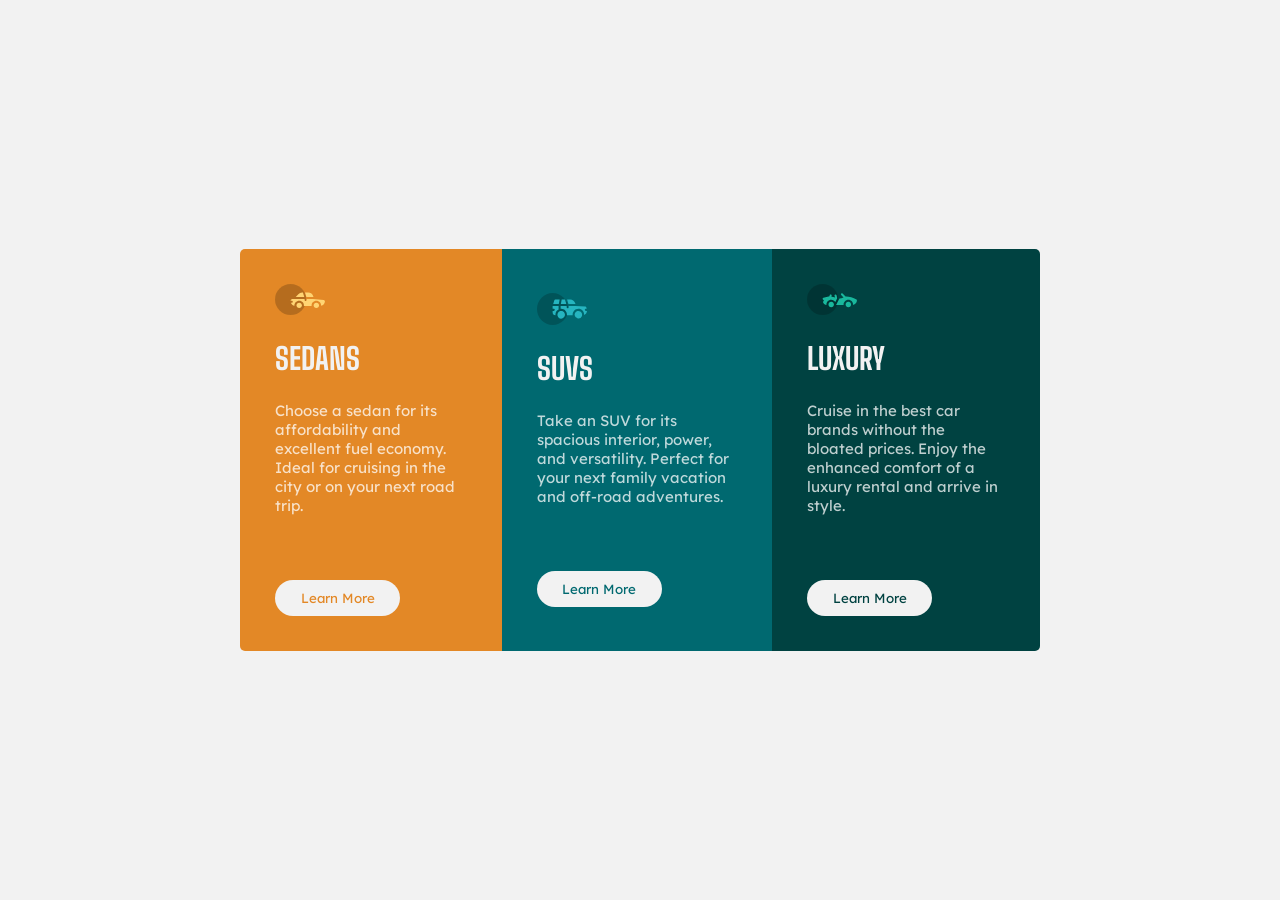
<file: 3-column-preview-card-component-main/index.html>
<!DOCTYPE html>
<html lang="en">

<head>
  <meta charset="UTF-8">
  <meta name="viewport" content="width=device-width, initial-scale=1.0">

  <link rel="icon" type="image/png" sizes="32x32" href="./images/favicon-32x32.png">

  <title>3-column preview card component</title>

  <link rel="stylesheet" href="styles/style.css">
  <link rel="stylesheet" href="styles/global.css">
</head>

<body>

  <main>
    <div id="main-card">
      <section class="category-card sedan">
        <img src="images/icon-sedans.svg" alt="sedan-image-icon">
        <h2>Sedans</h2>
        <p>Choose a sedan for its affordability and excellent fuel economy. Ideal for cruising in the city or on your next road trip.</p>
        <button>Learn More</button>
      </section>
      <section class="category-card suv">
        <img src="images/icon-suvs.svg" alt="suv-image-icon">
        <h2>SUVs</h2>
        <p>Take an SUV for its spacious interior, power, and versatility. Perfect for your next family vacation and off-road adventures.</p>
        <button>Learn More</button>
      </section>
      <section class="category-card luxury">
        <img src="images/icon-luxury.svg" alt="luxury-image-icon">
        <h2>Luxury</h2>
        <p>Cruise in the best car brands without the bloated prices. Enjoy the enhanced comfort of a luxury rental and arrive in style.</p>
        <button>Learn More</button>
      </section>
    </div>
  </main>


</body>

</html>
</file>
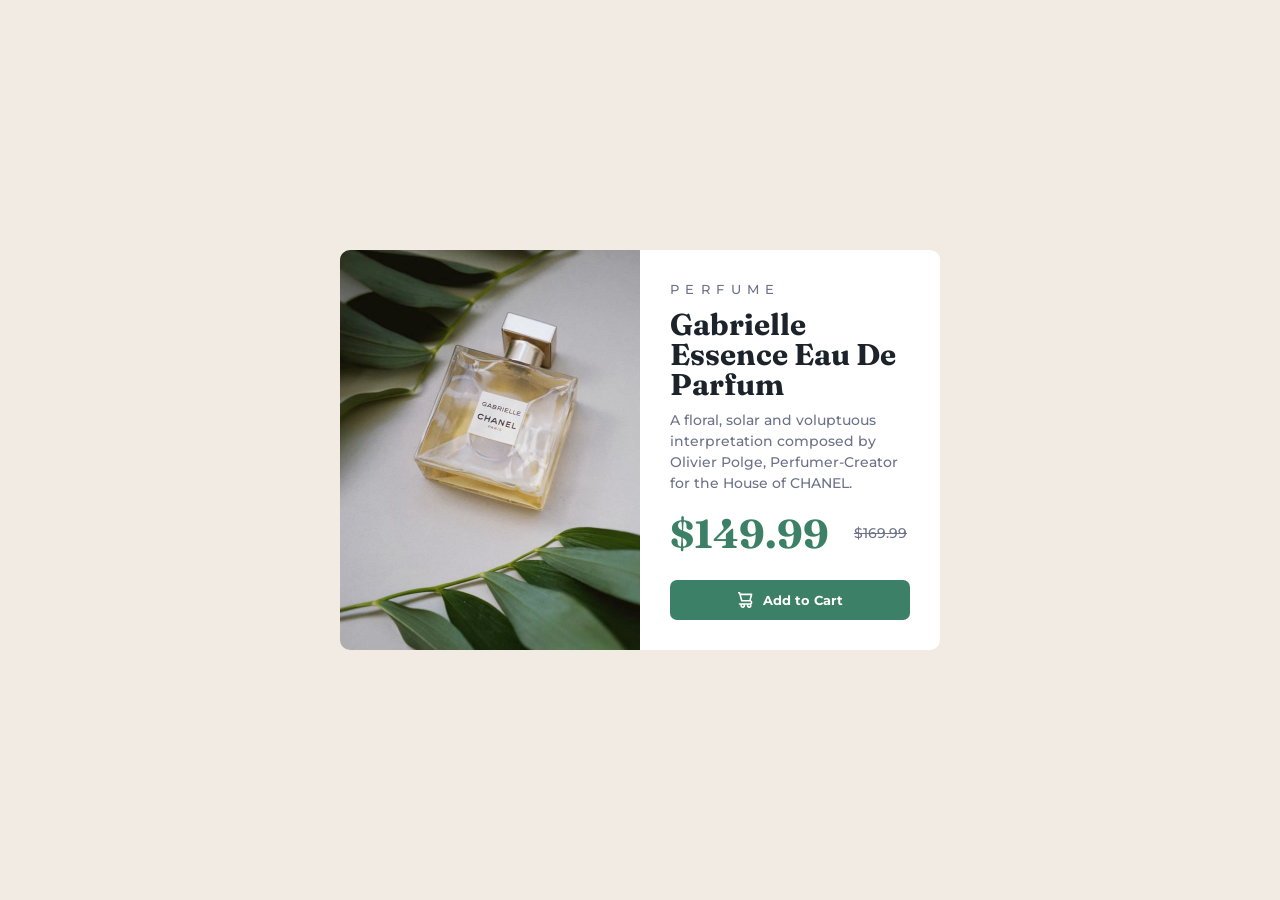
<file: product-preview-card-component-main/index.html>
<!DOCTYPE html>
<html lang="en">
<head>
  <meta charset="UTF-8">
  <meta name="viewport" content="width=device-width, initial-scale=1.0">

  <link rel="icon" type="image/png" sizes="32x32" href="./images/favicon-32x32.png">
  
  <title>Product preview card component</title>
  <link rel="stylesheet" href="styles/global.css">
  <link rel="stylesheet" href="styles/style.css">

</head>
<body>
  <main>
    <div class="main-card">
      <div class="image">
        <picture>
          <source media="(min-width: 768px)" srcset="images/image-product-desktop.jpg">
          <img src="images/image-product-mobile.jpg" alt="">
        </picture>
      </div>
      <section class="content">
        <p class="category">Perfume</p>
      
        <h2>Gabrielle Essence Eau De Parfum</h2>
      
        <p>A floral, solar and voluptuous interpretation composed by Olivier Polge, Perfumer-Creator for the House of CHANEL.</p>
        
        <div class="prices">
          <div class="current-price">$149.99</div>
          <div class="former-price">$169.99</div>
        </div>

        <div class="div-button">
          <button>
            <img class="cart-icon" src="images/icon-cart.svg" alt="">
            Add to Cart
          </button>
        </div>

      </section>
    </div>
  </main>
</body>
</html>
</file>
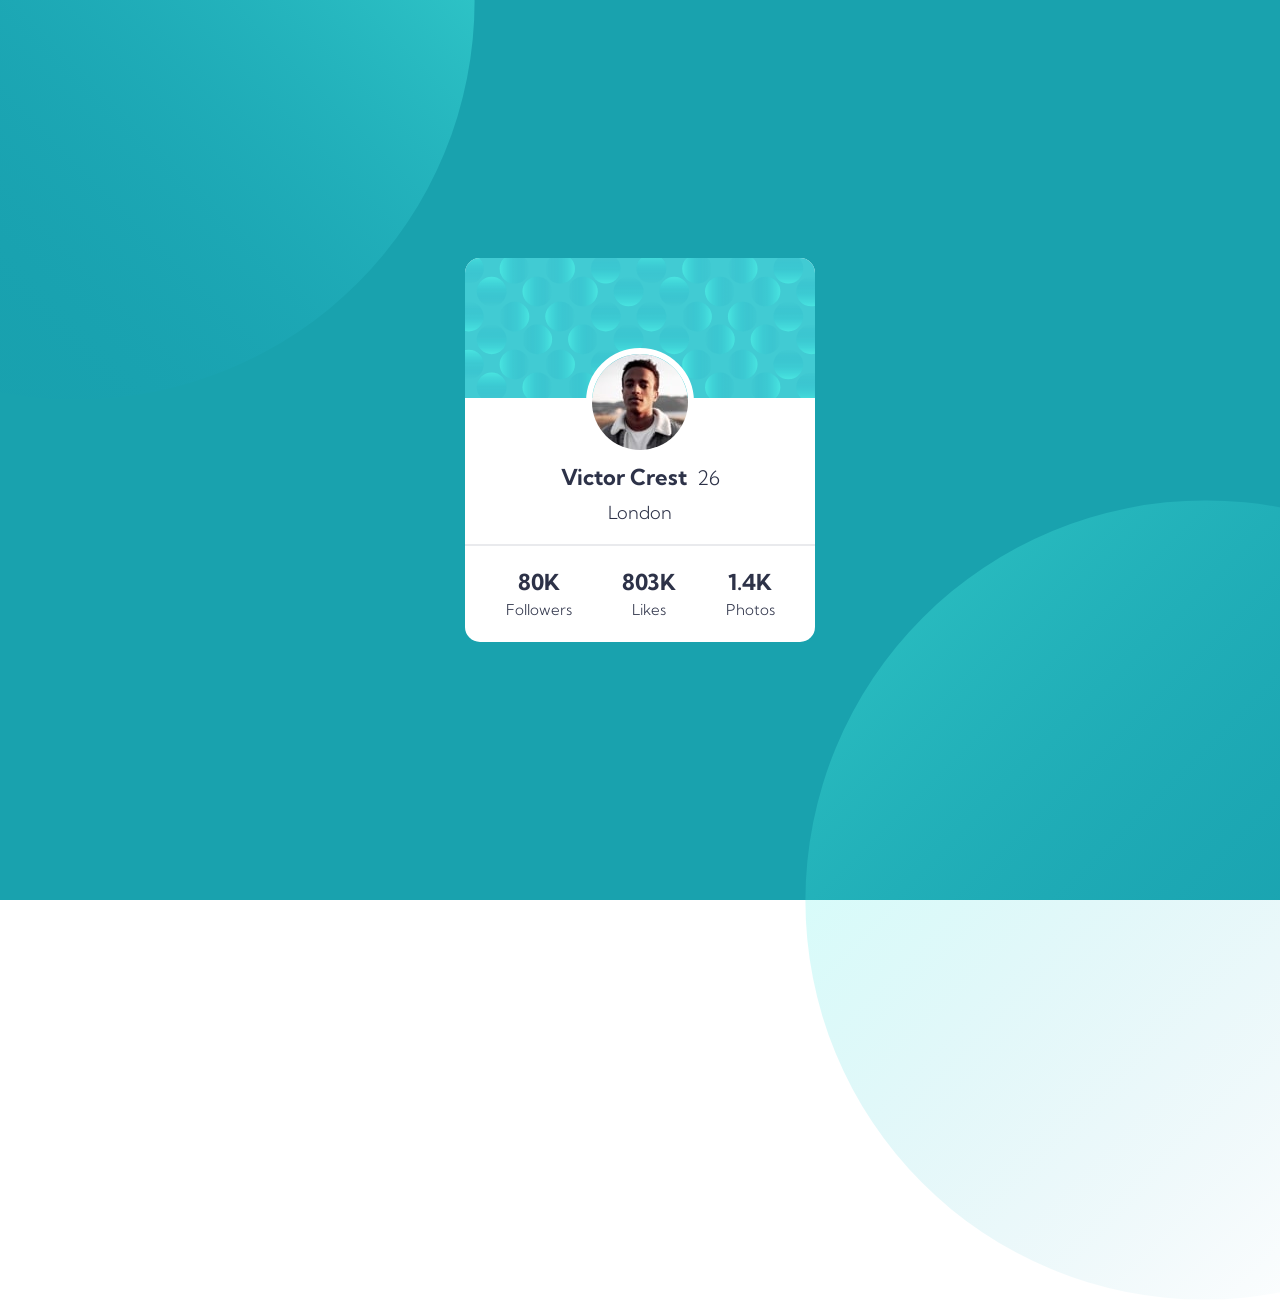
<file: profile-card-component-main/index.html>
<!DOCTYPE html>
<html lang="en">

<head>
  <meta charset="UTF-8">
  <meta name="viewport" content="width=device-width, initial-scale=1.0">

  <link rel="icon" type="image/png" sizes="32x32" href="./images/favicon-32x32.png">

  <title>Profile card component</title>
  <link rel="stylesheet" href="styles/global.css">
  <link rel="stylesheet" href="styles/style.css">

</head>

<body>
  <main>
    <img class="top-bg-img background" src="images/bg-pattern-top.svg" alt="">
    <img class="bottom-bg-img background" src="images/bg-pattern-bottom.svg" alt="">
    <div class="main-card">
      <div class="background-img">
        <img src="images/bg-pattern-card.svg" alt="">
      </div>
      <div class="profile-img">
        <img src="images/image-victor.jpg" alt="">
      </div>
      <section class="profile-data">
        <div class="header-data">
          <div class="name-and-age">
            <h2>Victor Crest</h2>
            <p>26</p>
          </div>
          <p>London</p>
        </div>
        <div class="footer-data">
          <div class="followers data">
            <h2>80K</h2>
            <p>Followers</p>
          </div>
          <div class="likes data">
            <h2>803K</h2>
            <p>Likes</p>
          </div>
          <div class="photos data">
            <h2>1.4K</h2>
            <p>Photos</p>
          </div>
        </div>
      </section>
    </div>
  </main>
</body>

</html>
</file>
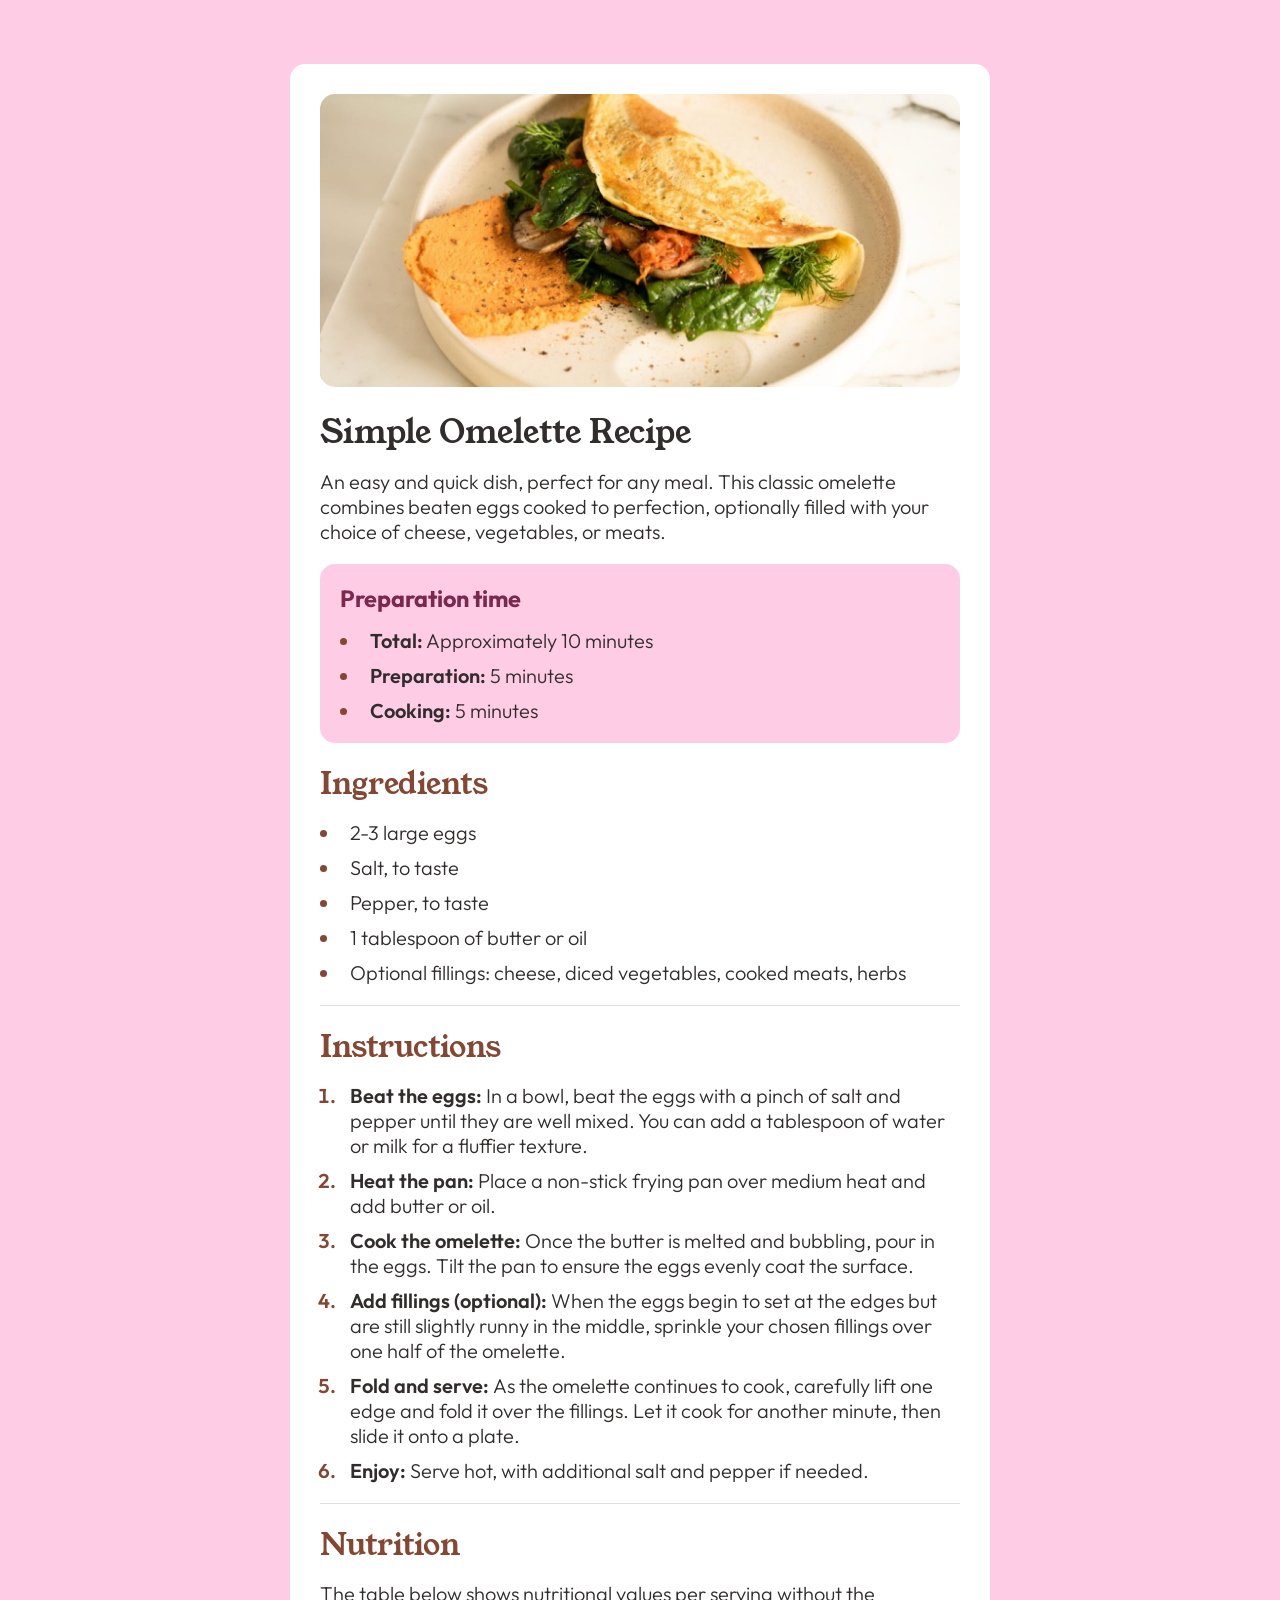
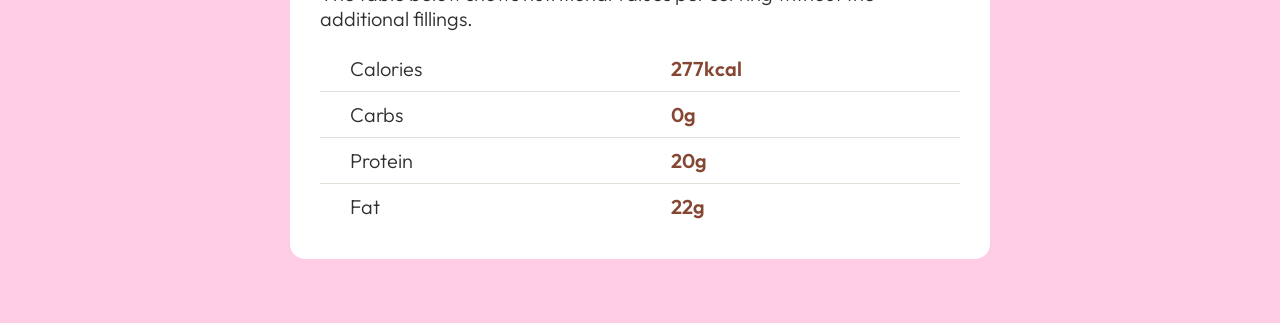
<file: recipe-page-main/index.html>
<!DOCTYPE html>
<html lang="en">

<head>
  <meta charset="UTF-8">
  <meta name="viewport" content="width=device-width, initial-scale=1.0">

  <link rel="icon" type="image/png" sizes="32x32" href="./assets/images/favicon-32x32.png">

  <title>Recipe page</title>
  <link rel="stylesheet" href="styles/style.css">
  <link rel="stylesheet" href="styles/global.css">

</head>

<body>
  <main>


    <section class="main-card">
      <div class="background-img">
        <img src="assets/images/image-omelette.jpeg" alt="">
      </div>
      <section class="content">
        <div class="summary">
          <h1>Simple Omelette Recipe</h1>
          <p>An easy and quick dish, perfect for any meal. This classic omelette combines beaten eggs cooked to
            perfection, optionally filled with your choice of cheese, vegetables, or meats.</p>

          <div class="preparation">
            <h3>Preparation time</h3>
            <div class="preparation-list">
              <ul>
                <li>
                  <strong>Total:</strong>
                  Approximately 10 minutes
                </li>
                <li>
                  <strong>Preparation:</strong>
                  5 minutes
                </li>
                <li>
                  <strong>Cooking:</strong>
                  5 minutes
                </li>
              </ul>
            </div>
          </div>
        </div>


        <div class="ingredients">
          <h2>Ingredients</h2>
          <div class="ingredients-list">
            <ul>
              <li>2-3 large eggs</li>
              <li>Salt, to taste</li>
              <li>Pepper, to taste</li>
              <li>1 tablespoon of butter or oil</li>
              <li>Optional fillings: cheese, diced vegetables, cooked meats, herbs</li>
            </ul>
          </div>
        </div>

        <div class="instructions">
          <h2>Instructions</h2>
          <div class="instructions-list">
            <ol>
              <li>
                <strong>Beat the eggs:</strong>
                In a bowl, beat the eggs with a pinch of salt and pepper until they are well mixed. You can add a
                tablespoon
                of water or milk for a fluffier texture.
              </li>
              <li>
                <strong>Heat the pan:</strong>
                Place a non-stick frying pan over medium heat and add butter or oil.
              </li>
              <li>
                <strong>Cook the omelette:</strong>
                Once the butter is melted and bubbling, pour in the eggs. Tilt the pan to ensure the eggs evenly coat
                the
                surface.
              </li>
              <li>
                <strong>Add fillings (optional):</strong>
                When the eggs begin to set at the edges but are still slightly runny in the middle, sprinkle your chosen
                fillings over one half of the omelette.
              </li>
              <li>
                <strong>Fold and serve: </strong>
                As the omelette continues to cook, carefully lift one edge and fold it over the fillings. Let it cook
                for
                another minute, then slide it onto a plate.
              </li>
              <li>
                <strong>Enjoy:</strong>
                Serve hot, with additional salt and pepper if needed.
              </li>
            </ol>
          </div>
        </div>

        <div class="nutrition">
          <h2>Nutrition</h2>
          <p>The table below shows nutritional values per serving without the additional fillings.</p>
          <div class="nutrition-table">
            <table>
              <tr>
                <th>Calories</th>
                <td>277kcal</td>
              </tr>
              <tr class="row-with-border">
                <th>Carbs</th>
                <td>0g</td>
              </tr>
              <tr class="row-with-border">
                <th>Protein</th>
                <td>20g</td>
              </tr>
              <tr>
                <th>Fat</th>
                <td>22g</td>
              </tr>
            </table>
          </div>
        </div>

      </section>
    </section>

  </main>
</body>

</html>
</file>
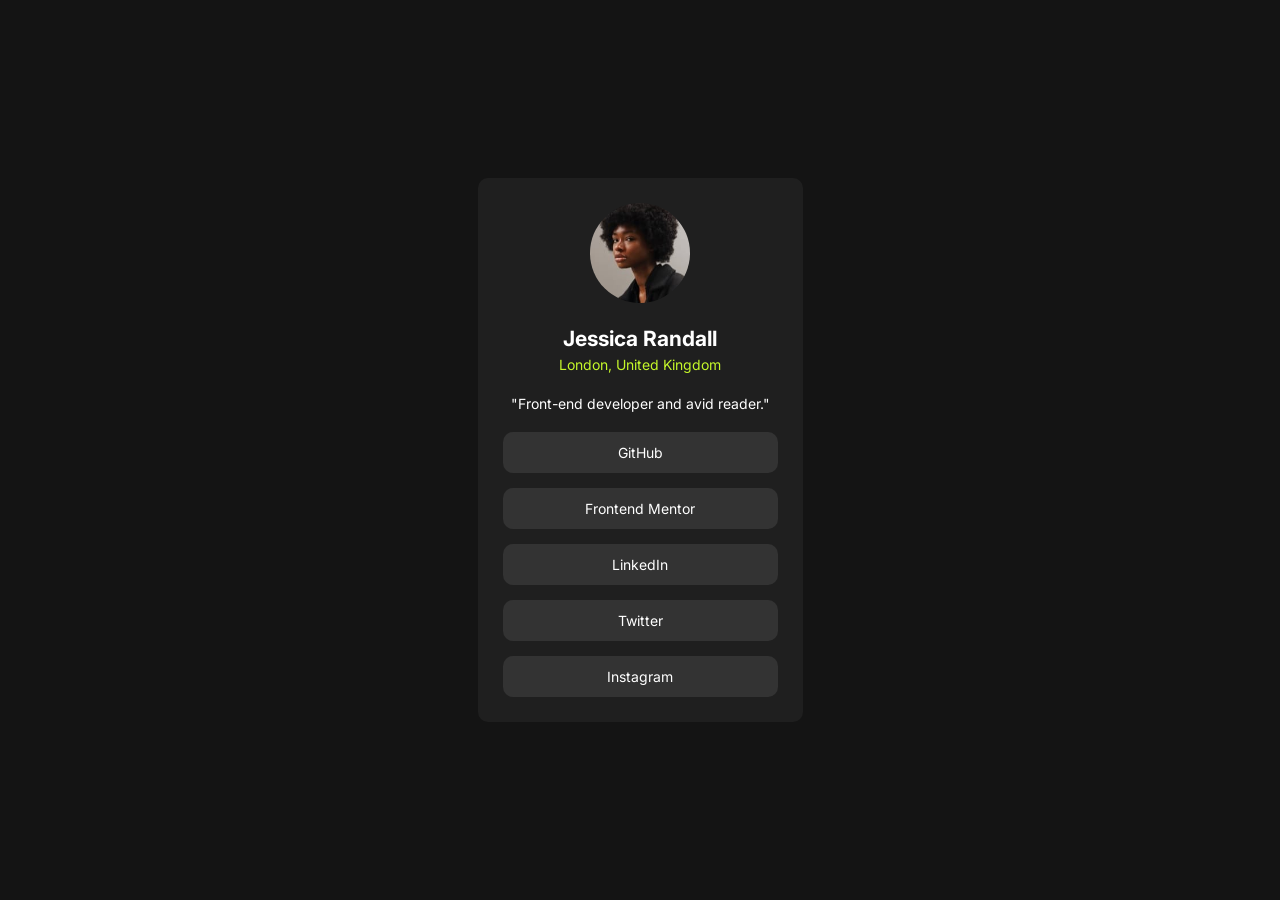
<file: social-links-profile-main/index.html>
<!DOCTYPE html>
<html lang="en">

<head>
  <meta charset="UTF-8">
  <meta name="viewport" content="width=device-width, initial-scale=1.0">

  <link rel="icon" type="image/png" sizes="32x32" href="./assets/images/favicon-32x32.png">

  <title>Social links profile</title>
  <link rel="stylesheet" href="styles/style.css">
  <link rel="stylesheet" href="styles/global.css">

</head>

<body>
  <main>
    <div class="main-card">

      <section class="profile">
        <div class="profile-pic">
          <img src="assets/images/avatar-jessica.jpeg" alt="">
        </div>
        <div class="info">
          <h2>Jessica Randall</h2>
          <p>London, United Kingdom</p>
        </div>
        <div class="description">"Front-end developer and avid reader."</div>
      </section>

      <div class="links">
        <button>GitHub</button>
        <button>Frontend Mentor</button>
        <button>LinkedIn</button>
        <button>Twitter</button>
        <button>Instagram</button>
      </div>

    </div>
  </main>
</body>

</html>
</file>
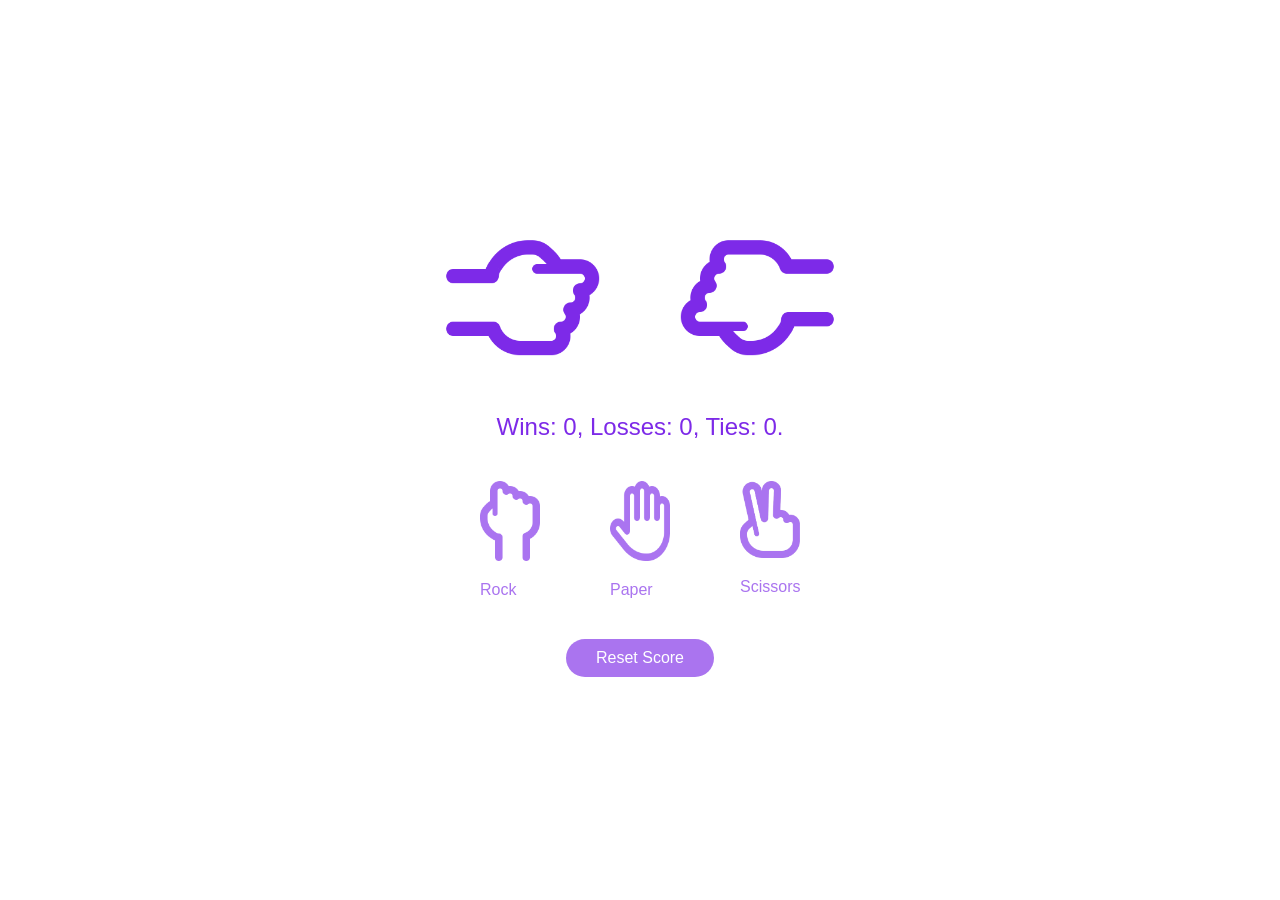
<file: javascript/rock-paper-scissors/index.html>
<!DOCTYPE html>
<html lang="en">

<head>
    <meta charset="UTF-8">
    <meta name="viewport" content="width=device-width, initial-scale=1.0">
    <title>Rock Paper Scissors</title>
    <link rel="stylesheet" href="style.css">
    <link rel="stylesheet" href="global.css">
</head>

<body>
    <main>
        <section class="main-card">
            <div class="moves">
                <div class="player-move">
                    <img class="player-image" src="images/rock.png" alt="player-move-image">
                </div>
                <div class="computer-move">
                    <img class="computer-image" src="images/rock.png" alt="computer-move-image">
                </div>
            </div>
            <div>
                <h1 class="result"></h1>
            </div>
            <div class="score">
                <h2>Let's Play!!</h2>
            </div>
            <div class="possible-moves">
                <div class="buttons">

                    <button 
                    onclick="playGame('rock');"
                    class="move-button rock">
                        <img src="images/rock.png" alt="rock-move-image">
                        <p>Rock</p>
                    </button>
                    
                    <button 
                    onclick="playGame('paper');"
                    class="move-button paper">
                        <img src="images/paper.png" alt="paper-move-image">
                        <p>Paper</p>
                    </button>
                    
                    <button 
                    onclick="playGame('scissors');" 
                    class="move-button scissors">
                        <img src="images/scissors.png" alt="scissors-move-image">
                        <p>Scissors</p>
                    </button>

                </div>
                <div>
                    <button 
                    onclick="resetScore();"
                    class="reset-button">Reset Score</button>
                </div>
            </div>
        </section>
    </main>

    <script src="script.js"></script>
</body>

</html>
</file>
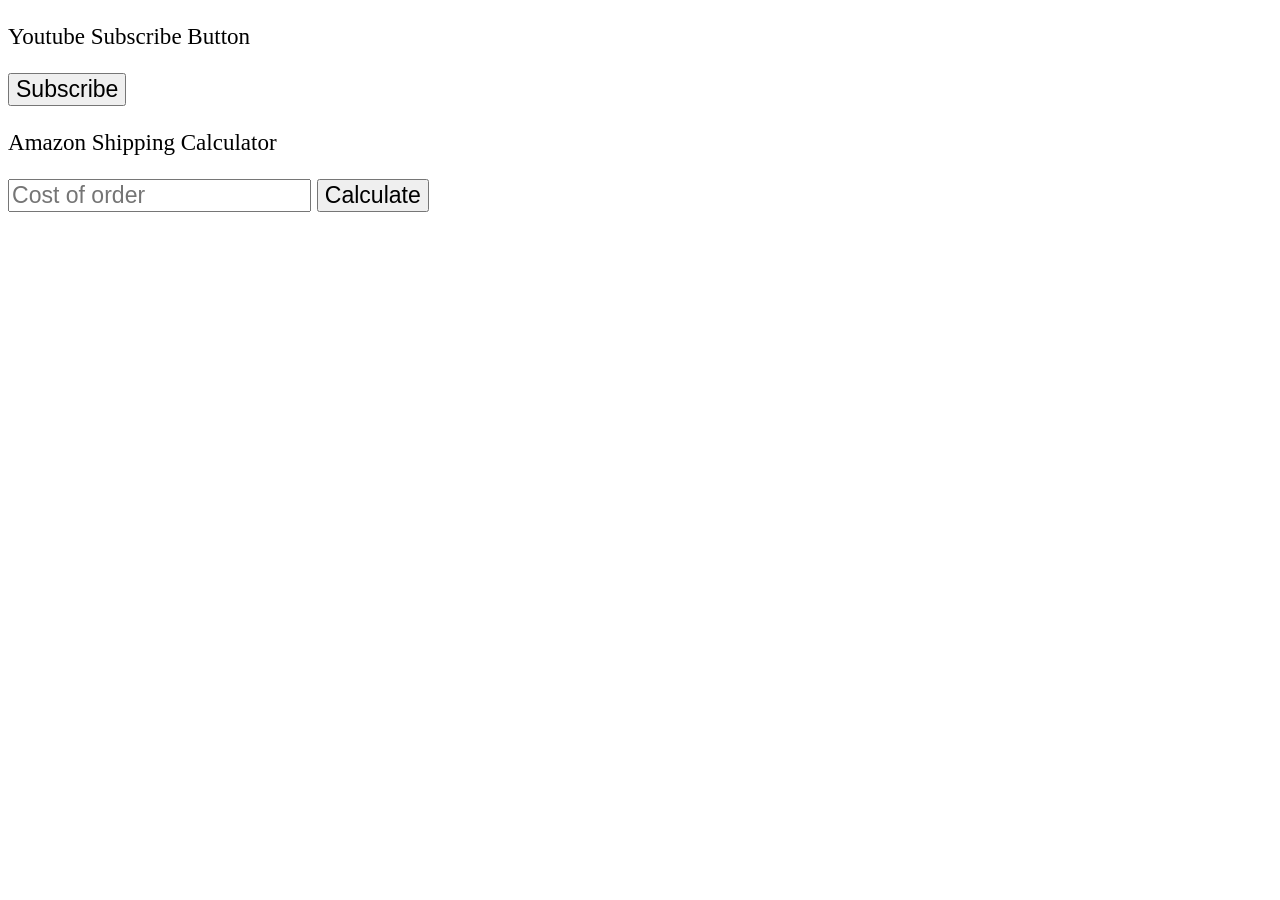
<file: javascript/shenanigans/index.html>
<!DOCTYPE html>
<html lang="en">
<head>
    <meta charset="UTF-8">
    <meta name="viewport" content="width=device-width, initial-scale=1.0">
    <title>Shenanigans</title>
    <style>
        * {
            font-size: 1.2rem;
        }
    </style>
</head>
<body>
    <p>Youtube Subscribe Button</p>
    <button class="js-subscribe-button" onclick="
        subscribe();
    ">Subscribe</button>

    <p>Amazon Shipping Calculator</p>
    <input type="text" placeholder="Cost of order" class="js-cost-input" onkeydown="
        handleCostKeydown(event);
    ">
    <button onclick="
        calculateTotal();
    ">Calculate</button>
    <p class="js-total-cost"></p>

    <script>
        function handleCostKeydown(event) {
            if (event.key === 'Enter') calculateTotal();
        }

        function calculateTotal() {
            const inputElement = document.querySelector('.js-cost-input');
            let cost = Number(inputElement.value);
            
            if (cost < 40) {
                cost += 10;
            }

            document.querySelector('.js-total-cost').innerHTML = `Total cost: $${cost}`;

        }
        
        function subscribe() {
            const currentState = document.querySelector('.js-subscribe-button');
            
            if (currentState.innerText === 'Subscribe') {
                currentState.innerHTML = 'Subscribed';
            } else {
                currentState.innerHTML = 'Subscribe';
            }
        }
    </script>
</body>
</html>
</file>
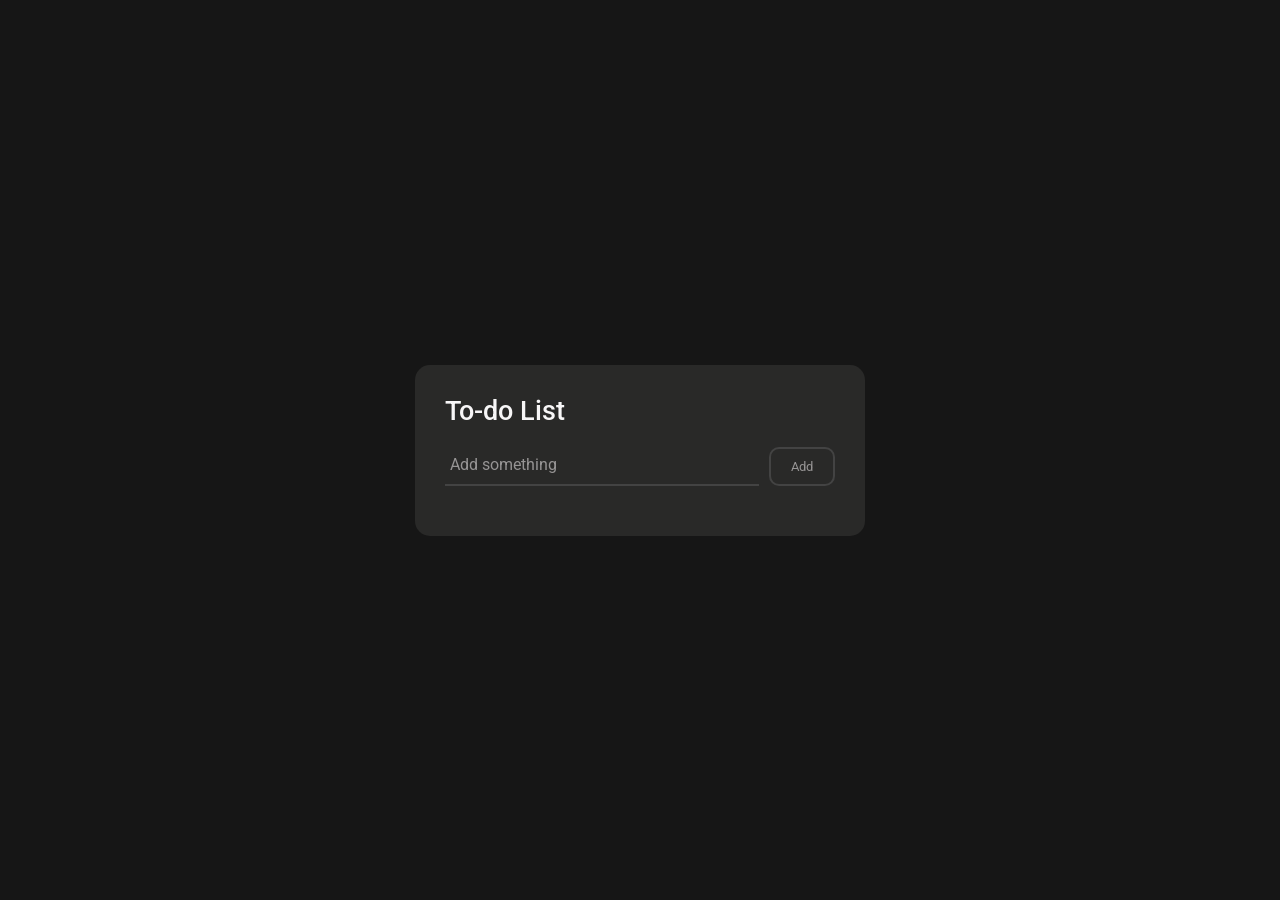
<file: javascript/todo-list/index.html>
<!DOCTYPE html>
<html lang="en">
<head>
    <meta charset="UTF-8">
    <meta name="viewport" content="width=device-width, initial-scale=1.0">
    <title>To-do List</title>
    <link rel="stylesheet" href="style.css">
    <link rel="stylesheet" href="global.css">
</head>
<body>
    
    <main>
        <section class="main-card">
            <div class="card-header">
                <h2>To-do List</h2>
            </div>
            <div class="input">
                <input type="text" placeholder="Add something" class="js-item-input">
                <button class="add-button js-add-button">Add</button>
            </div>
            <div class="list"></div>
        </section>
    </main>

    <script src="script.js"></script>
</body>
</html>
</file>
<file: 3-column-preview-card-component-main/styles/style.css>
main {
    min-height: 100vh;

    display: flex;
    justify-content: center;
    align-items: center;

    padding: 2rem 0;
}

#main-card {
    display: flex;
    flex-direction: column;
    width: 90%;

    overflow: hidden;
    border: 0px;
    border-radius: 5px;
}

.category-card {
    padding: 35px;

    display: flex;
    flex-direction: column;
    gap: 20px;
}

.sedan {
    background-color: var(--gold);
}

.suv {
    background-color: var(--cyan);
}

.luxury {
    background-color: var(--green);
}

.sedan>button {
    color: var(--gold);
}

.suv>button {
    color: var(--cyan);
}

.luxury>button {
    color: var(--green);
}

button:hover {
    outline: 1px solid var(--grey);
    background-color: inherit;
    color: var(--grey);
}

@media (min-width: 768px) {
    #main-card {
        flex-direction: row;
    }

    .category-card {
        gap: 30px
    }
}

@media (min-width: 1024px) {
    #main-card {
        max-width: 800px;
    }

    .category-card {
        gap: 25px;
        justify-content: center;
    }

    button {
        margin-top: 40px;
    }
}
</file>
<file: 3-column-preview-card-component-main/styles/global.css>
@import url('https://fonts.googleapis.com/css2?family=Big+Shoulders:opsz,wght@10..72,100..900&family=Lexend+Deca:wght@100..900&display=swap');

:root {
    --gold: hsl(31, 77%, 52%);
    --cyan: hsl(184, 100%, 22%);
    --green: hsl(179, 100%, 13%);
    --white: hsla(0, 0%, 100%, 0.75); /* paragraphs */
    --grey: hsl(0, 0%, 95%); /* background, headings and buttons */
}

* {
    padding: 0;
    margin: 0;
    box-sizing: border-box;
}

body {
    font-family: 'Lexend Deca', Arial, Helvetica, sans-serif;
    font-size: 15px;
    font-weight: 400;
    color: var(--white);

    background-color: var(--grey);
}

h2 {
    font-family: 'Big Shoulders', Arial, Helvetica, sans-serif;
    font-weight: 700;
    font-size: 30px;
    color: var(--grey);
    text-transform: uppercase;
}

img {
    width: 50px;
    height: auto;
}

button {
    font-family: 'Lexend Deca', Arial, Helvetica, sans-serif;
    font-weight: 400;
    
    cursor: pointer;
    background-color: var(--grey);

    border: 0px;
    border-radius: 35px;

    width: 125px;
    padding: 10px;
}
</file>
<file: product-preview-card-component-main/styles/global.css>
@import url('https://fonts.googleapis.com/css2?family=Fraunces:ital,opsz,wght@0,9..144,100..900;1,9..144,100..900&family=Montserrat:ital,wght@0,100..900;1,100..900&display=swap');

:root {
    --light-green: hsl(158, 36%, 37%);
    --dark-green: hsl(158, 42%, 18%);
    --black: hsl(212, 21%, 14%);
    --grey: hsl(228, 12%, 48%);
    --cream: hsl(30, 38%, 92%);
    --white: hsl(0, 0%, 100%);
}

* {
    margin: 0;
    padding: 0;
    box-sizing: border-box;
}

body {
    font-family: 'Montserrat', 'Segoe UI', Tahoma, Geneva, Verdana, sans-serif;
    font-size: 14px;
    font-weight: 500;
    line-height: 1.5;
    color: var(--grey);

    background-color: var(--cream);
}

h2 {
    font-family: 'Fraunces', 'Segoe UI', Tahoma, Geneva, Verdana, sans-serif;
    font-weight: 700;
    font-size: 30px;
    line-height: 1;
    color: var(--black);
}

.image img {
    display: block;
    width: 100%;
    height: 100%;
}

button {
    font-family: 'Montserrat', 'Segoe UI', Tahoma, Geneva, Verdana, sans-serif;
    font-weight: 700;
    color: var(--white);

    border: 0px;
    border-radius: 7px;
    background-color: var(--light-green);
    padding: 12px 0px;
    width: 100%;

    display: flex;
    justify-content: center;
    align-items: center;
    gap: 10px;
}

button:hover {
    cursor: pointer;
    background-color: var(--dark-green);
}
</file>
<file: product-preview-card-component-main/styles/style.css>
main {
    min-height: 100dvh;

    display: flex;
    justify-content: center;
    align-items: center;

    padding: 2rem 1rem;
}

.main-card {
    display: grid;
    border-radius: 10px;
    overflow: hidden;

    width: min(400px, 100%);
}

.image {
    max-height: 400px;
    overflow: hidden;
}

.image img {
    width: 100%;
    height: 100%;
    display: block;
    object-fit: cover;
}

.content {
    display: flex;
    flex-direction: column;
    gap: 10px;

    background-color: var(--white);
    padding: 20px;
}

.category {
    font-size: 13px;
    text-transform: uppercase;
    letter-spacing: 0.4rem;
}

.prices {
    display: flex;
    align-items: center;
    gap: 25px;
}

.current-price {
    font-family: 'Fraunces', 'Segoe UI', Tahoma, Geneva, Verdana, sans-serif;
    font-size: 40px;
    font-weight: 700;
    color: var(--light-green);
}

.former-price {
    text-decoration: line-through;
}

.cart-icon {
    width: 15px;
}

.div-button {
    width: 100%;
    display: flex;
    align-items: center;
    justify-content: center;
    margin-top: auto;
}

@media (min-width: 768px) {
    .main-card {
        grid-template-columns: repeat(2, 1fr);
        width: min(600px, 100%);
    }

    .content {
        padding: 30px;
    }
}
</file>
<file: profile-card-component-main/styles/global.css>
@import url('https://fonts.googleapis.com/css2?family=Kumbh+Sans:wght,YOPQ@100..900,300&display=swap');

:root {
    --blue: hsl(185, 75%, 39%);
    --navy: hsl(229, 23%, 23%);
    --gray: hsl(227, 10%, 46%);
    --light-grey: hsl(225, 10%, 92%);
}

* {
    padding: 0;
    margin: 0;
    box-sizing: border-box;
}

body {
    font-family: 'Kumbh Sans', 'Segoe UI', Tahoma, Geneva, Verdana, sans-serif;
    font-size: 18px;
    font-weight: 300;
    color: var(--navy);
    overflow: hidden;
}

main {
    min-height: 100dvh;

    display: flex;
    justify-content: center;
    align-items: center;

    background-color: var(--blue);
}

img {
    display: block;
}

h2 {
    font-size: 22px;
    font-weight: 700;
}
</file>
<file: profile-card-component-main/styles/style.css>
.main-card {
    background-color: white;
    border-radius: 15px;
    overflow: hidden;
    position: relative;
    width: 350px;
}

.profile-data {
    display: flex;
    flex-direction: column;
}

.background {
    position: absolute;
    width: 800px;
}

.top-bg-img {
    left: -325px;
    top: -400px;
}

.bottom-bg-img {
    right: -325px;
    bottom: -400px;
}

.background-img > img {
    width: 100%;
}

.profile-img {
    position: absolute;
    top: 90px;

    display: flex;
    justify-content: center;
    width: 100%;
}

.profile-img > img {
    border: 6px solid white;
    border-radius: 50%;
}

.header-data {
    display: flex;
    flex-direction: column;
    justify-content: center;
    align-items: center;

    gap: 10px;
    margin-top: 65px;
    padding-bottom: 20px;
}

.name-and-age {
    display: flex;
    justify-content: center;
    align-items: center;

    margin: auto;
    gap: 10px;
}

.name-and-age p {
    font-size: 20px;
}

.footer-data {
    display: flex;
    justify-content: center;
    align-items: center;

    gap: 50px;
    border-top: 2px solid var(--light-grey);
    padding: 20px 30px;
}

.data {
    display: flex;
    flex-direction: column;
    line-height: 1.5;
}

.data h2 {
    margin: auto;
}

.data p {
    margin: auto;
    font-size: 15px;
}
</file>
<file: recipe-page-main/styles/style.css>
.main-card {
    width: min(500px, 100%);
}

.content {
    padding: 30px;
    display: flex;
    flex-direction: column;
    gap: 20px
}

.summary {
    display: flex;
    flex-direction: column;
    gap: 20px
}

.preparation {
    background-color: var(--rose-200);
    padding: 20px;
    display: flex;
    flex-direction: column;
    border-radius: 15px;
}

.instructions {
    border-top: 1px solid var(--stone-150);
    border-bottom: 1px solid var(--stone-150);
    padding: 20px 0 20px 0;
}

.nutrition p {
    margin: 15px 0 15px 0;
}

.nutrition-table {
    width: 100%;
}

table {
    width: 100%;
    border-collapse: collapse;
}

.nutrition-table th, .nutrition-table td {
    padding: 10px 10px 10px 30px;
    text-align: left;
}

.nutrition-table td {
    font-weight: 600;
    color: var(--brown-800)
}   

.nutrition-table th {
    font-weight: 300;
}   

.row-with-border {
    border-top: 1px solid var(--stone-150);
    border-bottom: 1px solid var(--stone-150);
}

@media (min-width: 768px) {
    .main-card {
        margin: 4rem 0;
        padding: 30px;
        background-color: var(--white);
        border-radius: 15px;
        width: 700px;
    }

    .content {
        padding: 30px 0 0 0;
    }
}
</file>
<file: recipe-page-main/styles/global.css>
@import url('https://fonts.googleapis.com/css2?family=Outfit:wght@100..900&family=Young+Serif&display=swap');

:root {
    --white: hsl(0, 0%, 100%);
    --stone-100: hsl(30, 54%, 90%);
    --stone-150: hsl(30, 18%, 87%);
    --stone-600: hsl(30, 10%, 34%);
    --stone-900: hsl(24, 5%, 18%);
    --brown-800: hsl(14, 45%, 36%);
    --rose-800: hsl(332, 51%, 32%);
    --rose-200: hsl(331, 100%, 90%);
    --rose-50: hsl(330, 100%, 98%);
}

* {
    padding: 0;
    margin: 0;
    box-sizing: border-box;
}

body {
    font-family: 'Outfit', 'Segoe UI', Tahoma, Geneva, Verdana, sans-serif;
    font-weight: 300;
    font-size: 16px;
    color: var(--stone-900);
}

body strong, li::marker {
    font-weight: 600;
}

main {
    display: flex;
    flex-direction: column;
    justify-content: center;
    align-items: center;

    min-height: 100dvh;
}

img {
    display: block;
    width: 100%;
}

h1, h2 {
    font-family: 'Young Serif', 'Segoe UI', Tahoma, Geneva, Verdana, sans-serif;
}

h1 {
    font-weight: 500;
    font-size: 32px;
    line-height: 1;
}

h2 {
    color: var(--brown-800);
    font-weight: 400;
}

h3 {
    color: var(--rose-800)
}

ul, ol {
    list-style-position: outside;
    margin: 15px 0 0 20px;
    display: flex;
    flex-direction: column;
    gap: 10px;
}

ul {
    list-style-type: disc;
}

ol {
    list-style-type: decimal;
}

li {
    padding-left: 10px;
}

li::marker {
    color: var(--brown-800);
}

@media (min-width: 768px) {
    body {
        font-size: 20px;
    }

    main {
        background-color: var(--rose-200);
    }

    img {
        border-radius: 15px;
    }
}
</file>
<file: social-links-profile-main/styles/style.css>
.main-card {
    background-color: var(--medium-grey);
    border-radius: 10px;
    width: 325px;
    overflow: hidden;
    padding: 25px;
    gap: 20px;

    display: flex;
    flex-direction: column;
}

.profile {
    display: flex;
    flex-direction: column;
    gap: 20px;
}

.profile-pic {
    display: flex;
    justify-content: center;
}

.profile-pic img {
    border-radius: 50%;
    width: 100px;
}

.info {
    line-height: 1.5;
}

.info h2 {
    text-align: center;
}

.info p {
    text-align: center;
    color: var(--green);
}

.description {
    text-align: center;
}

.links {
    display: flex;
    flex-direction: column;
    align-items: center;

    gap: 15px;
}
</file>
<file: social-links-profile-main/styles/global.css>
@import url('https://fonts.googleapis.com/css2?family=Inter:ital,opsz,wght@0,14..32,100..900;1,14..32,100..900&display=swap');

:root {
    --green: hsl(75, 94%, 57%);
    --white: hsl(0, 0%, 100%);
    --light-grey: hsl(0, 0%, 20%);
    --medium-grey: hsl(0, 0%, 12%);
    --dark-grey: hsl(0, 0%, 8%);
}

* {
    padding: 0;
    margin: 0;
    box-sizing: border-box;
}

body {
    font-family: 'Inter';
    font-size: 14px;
    font-weight: 400;
    color: var(--white);
}

main {
    min-height: 100dvh;
    display: flex;
    justify-content: center;
    align-items: center;

    background-color: var(--dark-grey);
}

button {
    font-family: 'Inter';
    font-size: 14px;
    font-weight: 400;
    color: var(--white);

    border: 0px;
    border-radius: 10px;
    background-color: var(--light-grey);
    width: 100%;
    padding: 12px;
}

button:hover {
    cursor: pointer;
    background-color: var(--green);
    color: var(--dark-grey);
}
</file>
<file: javascript/rock-paper-scissors/style.css>
.main-card {
    /* box-shadow: 0 0 10px 5px rgba(0, 0, 0, 0.3);
    border-radius: 10px;
    padding: 10px; */

    width: min(350px, 100%);
    height: auto;

    display: flex;
    flex-direction: column;
    justify-content: center;

    gap: 20px;
}

.moves {
    display: flex;
    justify-content: center;
    align-items: center;
    gap: 120px;
    height: 150px;
}

.player-image {
    transform: rotate(90deg);
    width: 100%;
}

.computer-image {
    transform: rotate(-90deg);
    width: 100%;
}


.score, .result {
    text-align: center;
}

.possible-moves {
    display: flex;
    flex-direction: column;
    justify-content: center;
    align-items: center;
    gap: 20px;
}

.reset-button {
    width: fit-content;
    background-color: var(--purple);
    opacity: 0.65;
    padding: 10px 30px;
    border-radius: 20px;
    color: white;
}

.reset-button:hover {
    opacity: 1;
}

.buttons {
    display: flex;
    gap: 30px;
}

.move-button {
    display: flex;
    flex-direction: column;
    gap: 20px;
}
</file>
<file: javascript/rock-paper-scissors/global.css>
:root {
    --purple: #7d2ae8; 
}
    * {
    padding: 0;
    margin: 0;
    box-sizing: border-box;
}

body {
    font-family: 'Lucida Sans', 'Lucida Sans Regular', 'Lucida Grande', 'Lucida Sans Unicode', Geneva, Verdana, sans-serif;
    font-size: 1.5rem;
    color: var(--purple);
}

main {
    display: flex;
    justify-content: center;
    align-items: center;
    min-height: 100dvh;
}

img {
    display: block;
    width: 100px;
}

button {
    font-family: inherit;
    font-size: 1rem;
    color: inherit;

    background-color: white;
    border: 0;
    padding: 20px;
    border-radius: 10px;
    width: 100px;
}

button:hover {
    outline: 2px solid var(--purple);
    outline-offset: -2px;
}

button img {
    width: 100%;
    height: auto;
    opacity: 0.65;
}

button p {
    font-family: inherit;
    font-weight: 500;
    opacity: 0.65;
}
</file>
<file: javascript/todo-list/style.css>
.main-card {
    background-color: var(--dark-grey-card);
    width: max(350px, 80%);
    max-width: 450px;
    padding: 30px;

    border-radius: 15px;

    display: flex;
    flex-direction: column;
    gap: 20px;
}

.input {
    display: flex;
    width: 100%;
    gap: 10px;
}

.input input {
    flex: 1;
}

.input input:focus {
    outline: none;
    border-bottom-color: var(--white);
    transition: .2s;
}

.input button {
    padding: 10px 20px;
    flex-shrink: 0;
}

.list {
    display: flex;
    flex-direction: column;
}

.item {
    width: 100%;
    display: flex;
    align-items: center;
    gap: 20px;
    padding: 7px;

    border: 0;
    border-radius: 10px;
}

.item button {
    margin-left: auto;
}

.item button:hover {
    background-color: var(--wine-red);
    border-color: var(--wine-red);
    font-weight: bolder;
}

input[type="checkbox"] {
    width: 17px;
    height: 17px;
    accent-color: var(--wine-red);
    flex-shrink: 0;
}

input[type="checkbox"]:hover {
    cursor: pointer;
}

input[type="checkbox"]:checked+p {
    text-decoration: line-through;
    opacity: .7;
}
</file>
<file: javascript/todo-list/global.css>
@import url('https://fonts.googleapis.com/css2?family=Roboto:ital,wght@0,100..900;1,100..900&display=swap');

:root {
    --black-bg: #161616;
    --dark-grey-card: #292928;
    --dark-grey-details: #b6b6b62f;
    --light-grey-body: #969494;
    --white: #F7F6F7;
    --wine-red: #AE2F3E;

    --body-font: 'Roboto', 'Times New Roman', Times, serif;
}

* {
    margin: 0;
    padding: 0;
    box-sizing: border-box;
}

main {
    background-color: var(--black-bg);
    padding: 1.5rem 0;

    min-height: 100dvh;
    display: flex;
    justify-content: center;
    align-items: center;
}

body {
    font-family: var(--body-font);
    font-size: 18px;
    color: var(--light-grey-body);
}

h2 {
    color: var(--white);
    font-weight: 500;
}

input {
    background-color: var(--dark-grey-card);
    border: 0;
    border-bottom: 2px solid var(--dark-grey-details);
    padding: 0 5px;

    font-size: 16px;
    color: var(--white);
}

input::placeholder {
    font-family: var(--body-font);
    color: var(--light-grey-body);
}

input:hover {
    cursor: text;
}

button {
    background-color: var(--dark-grey-card);
    border: 2px solid var(--dark-grey-details);
    border-radius: 10px;
    padding: 5px 10px;

    font-family: inherit;
    color: inherit;
}

button:hover {
    cursor: pointer;
    background-color: var(--black-bg);
    transition: .2s;
}
</file>
